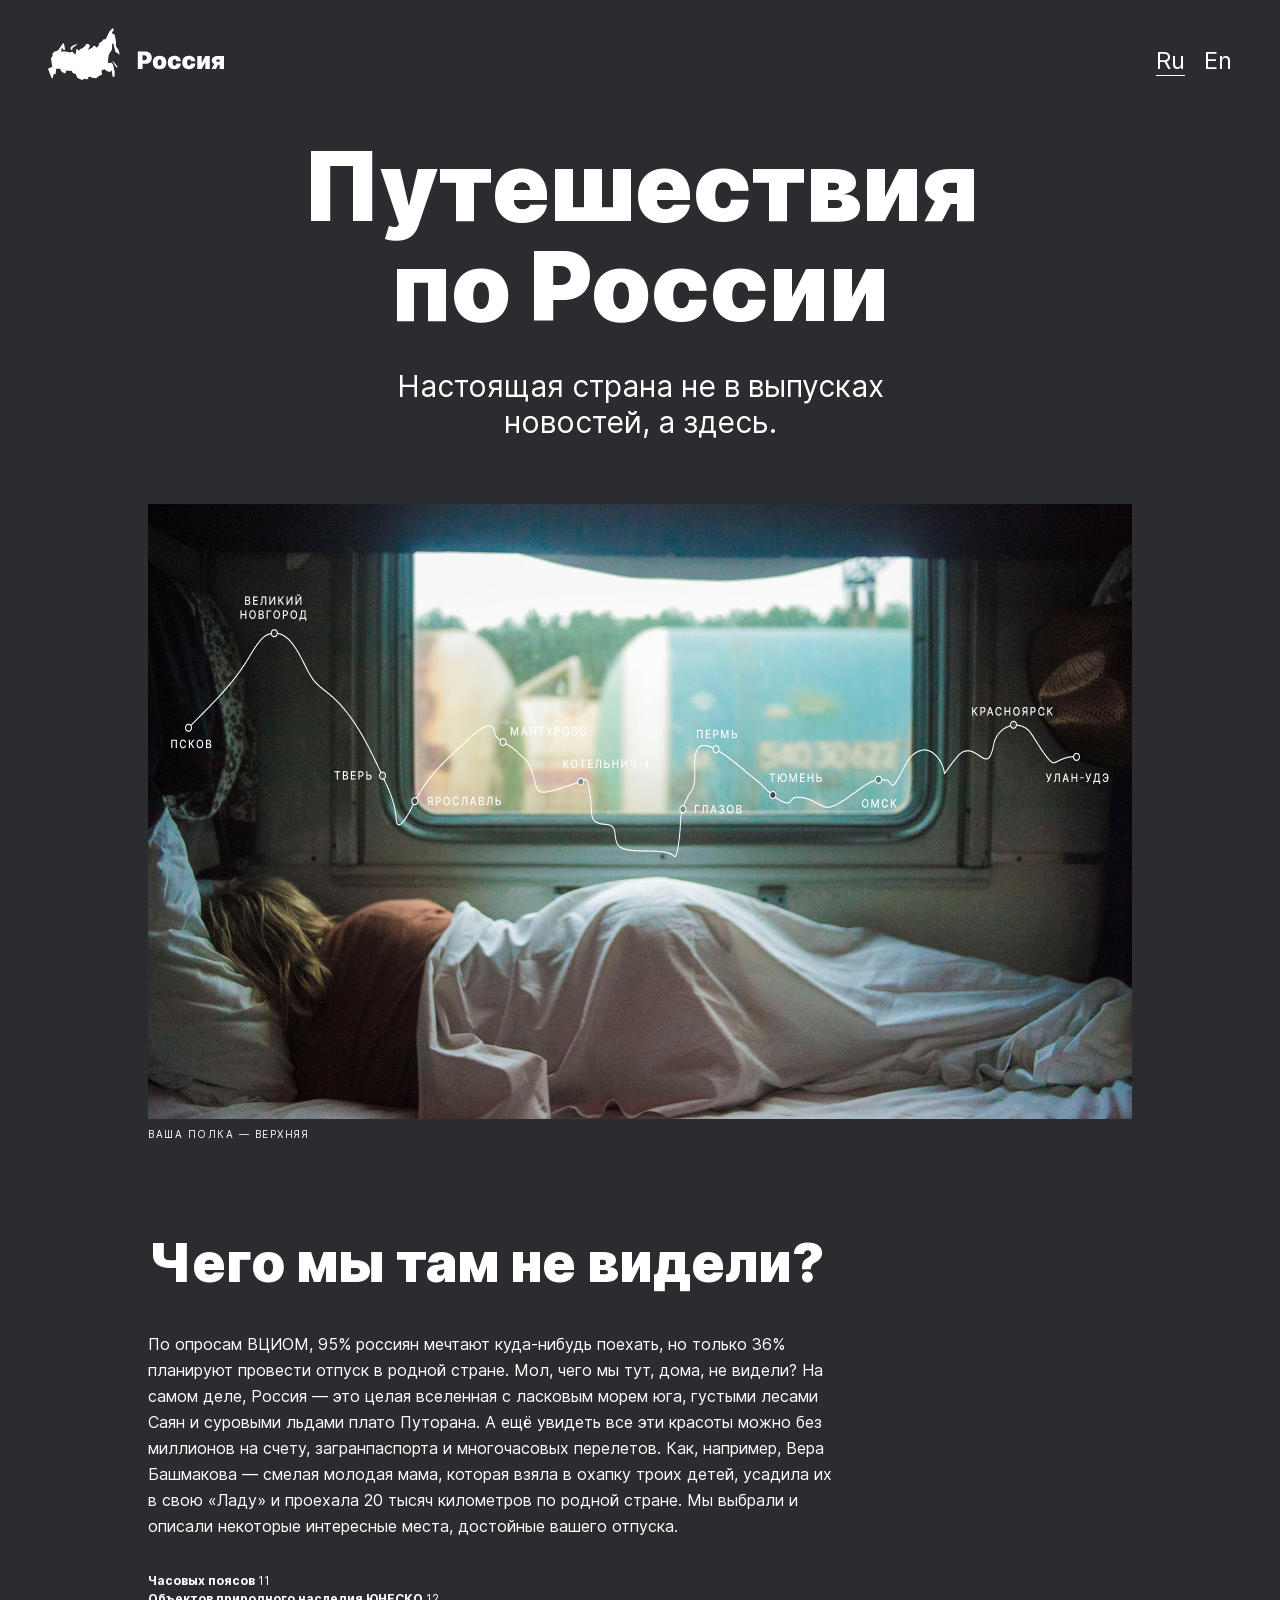
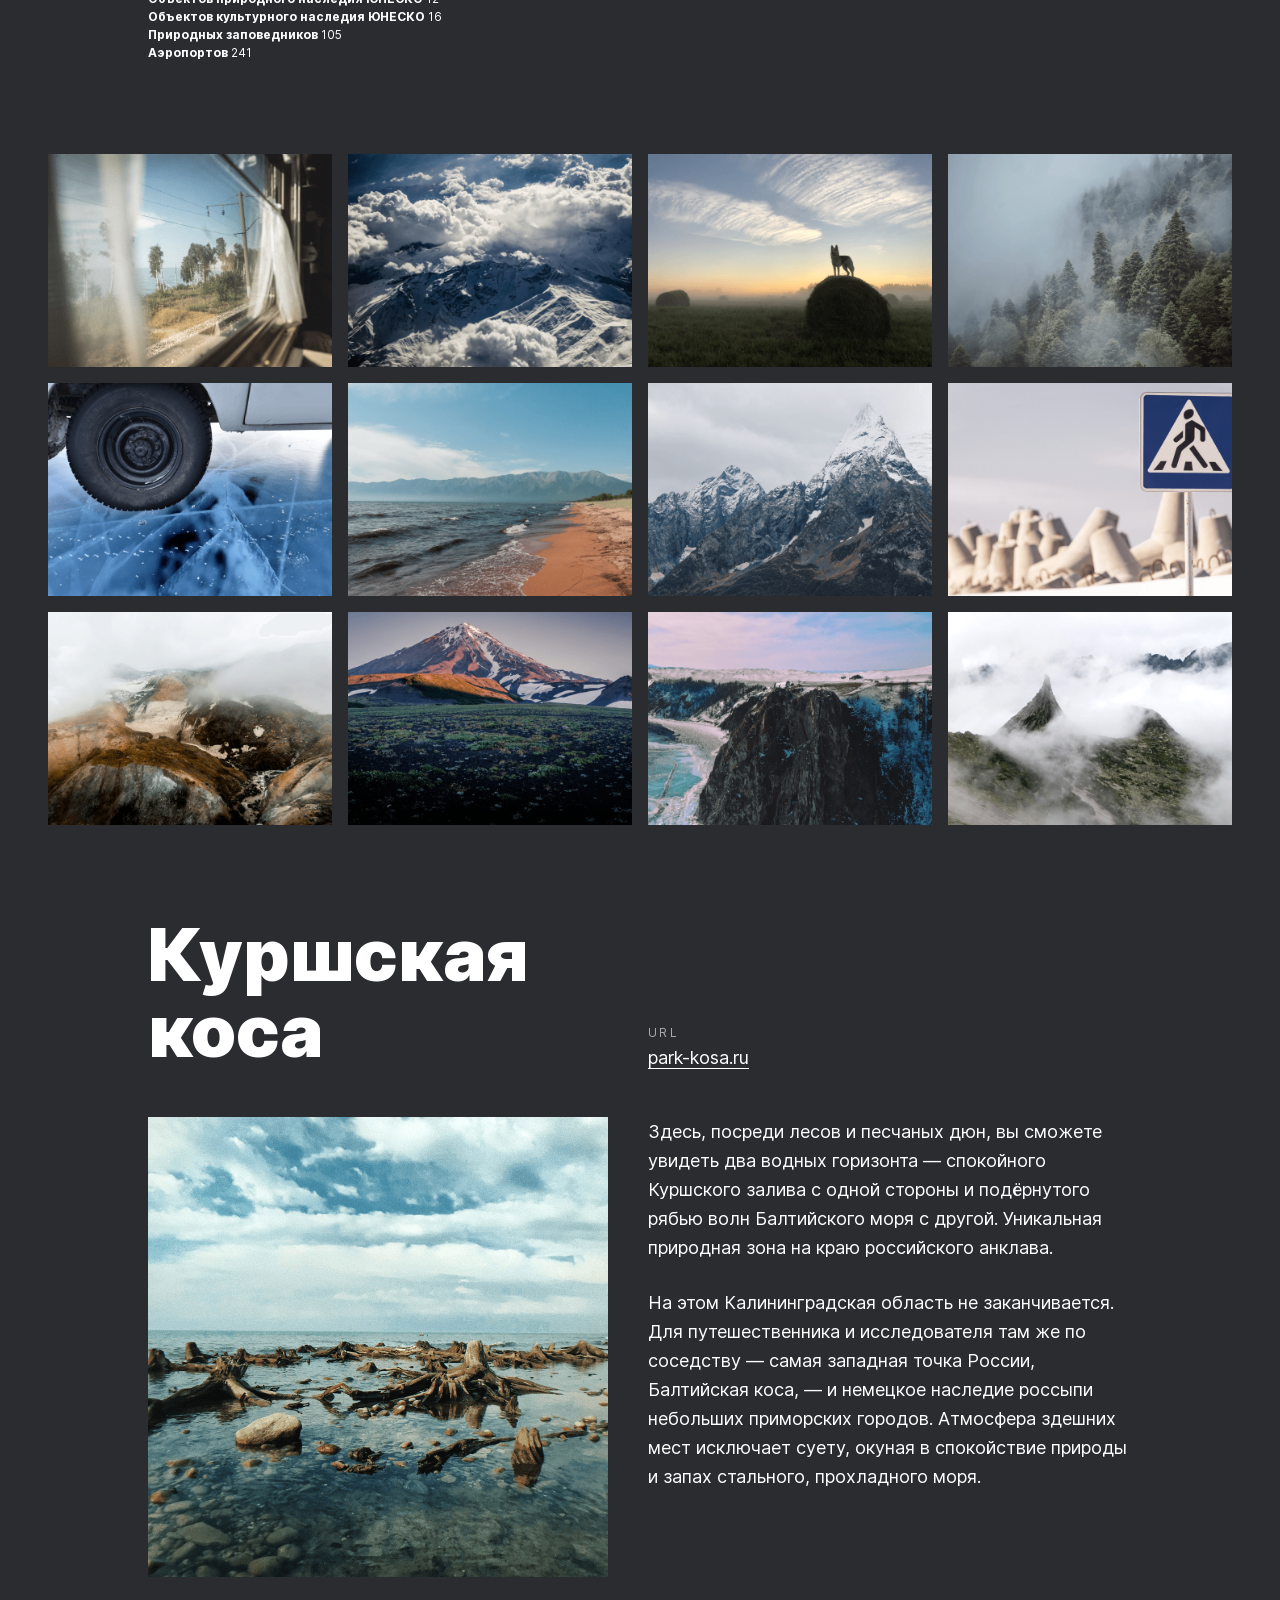
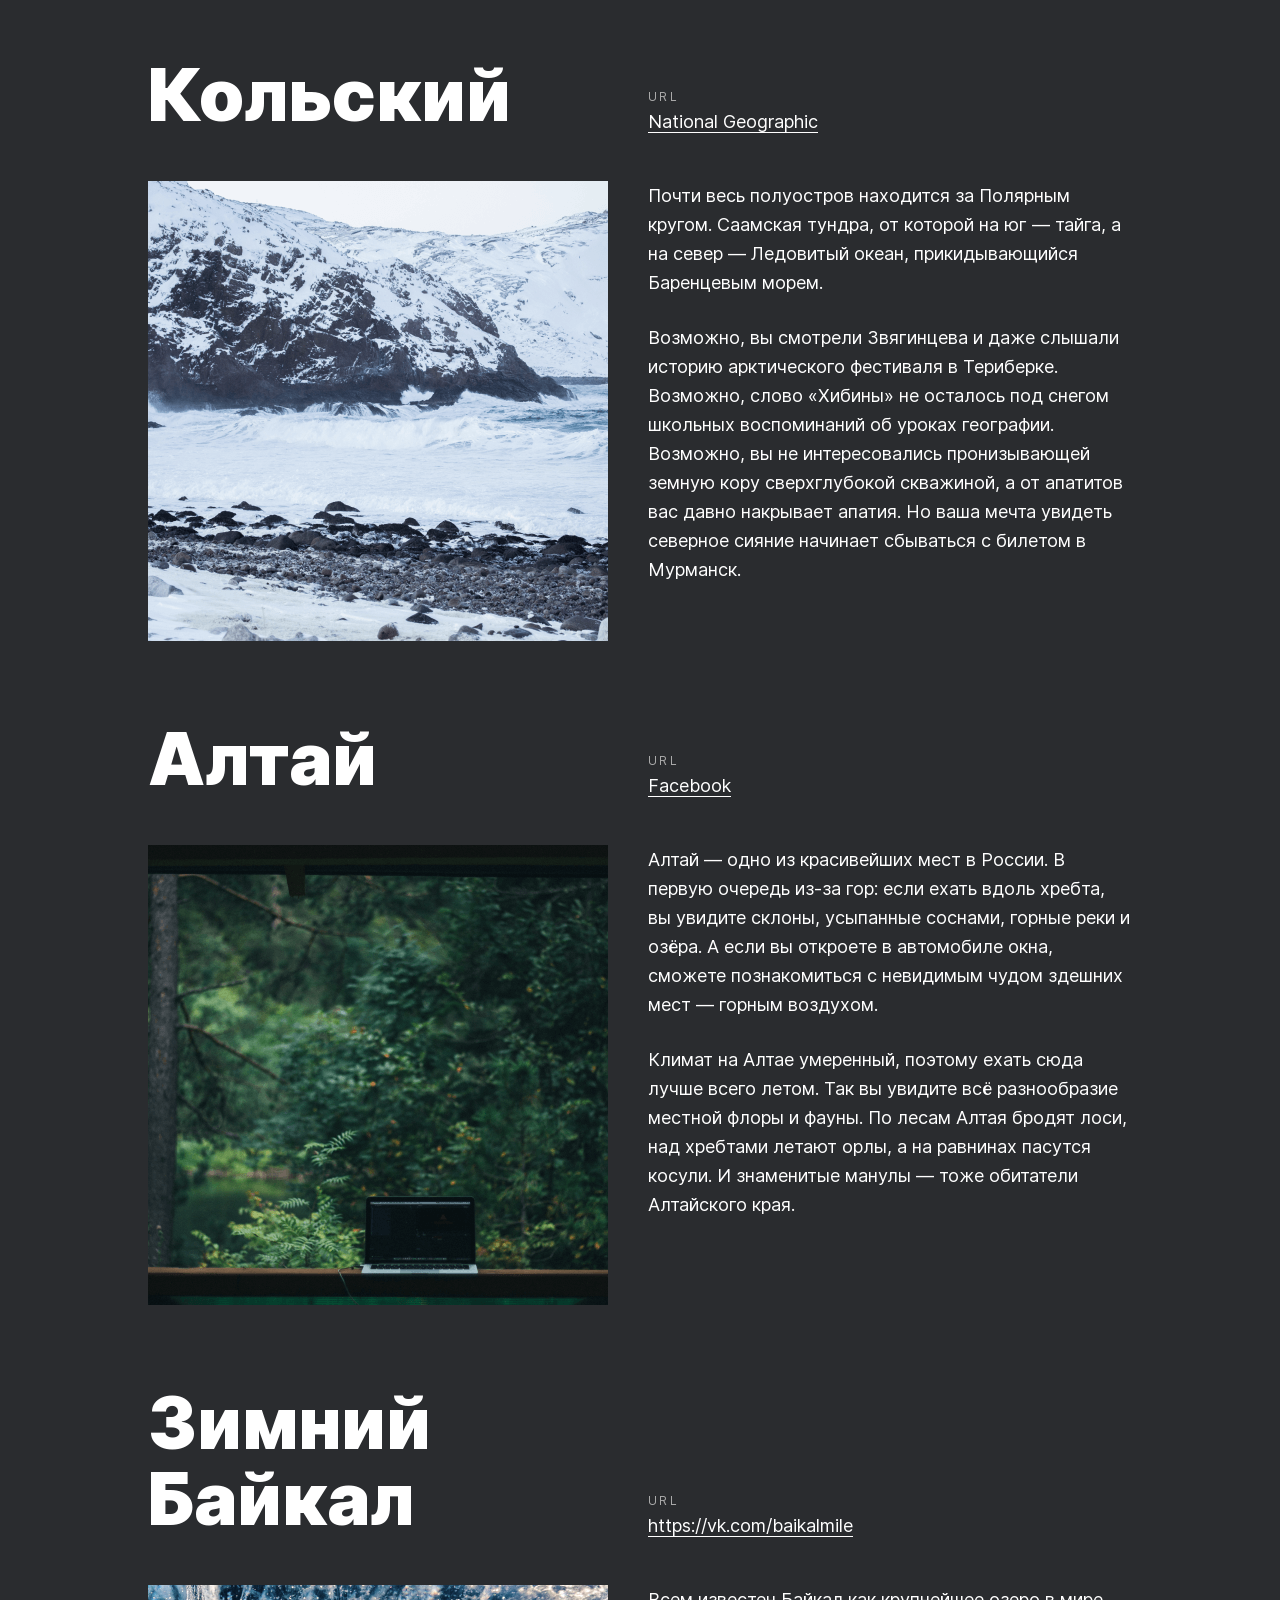
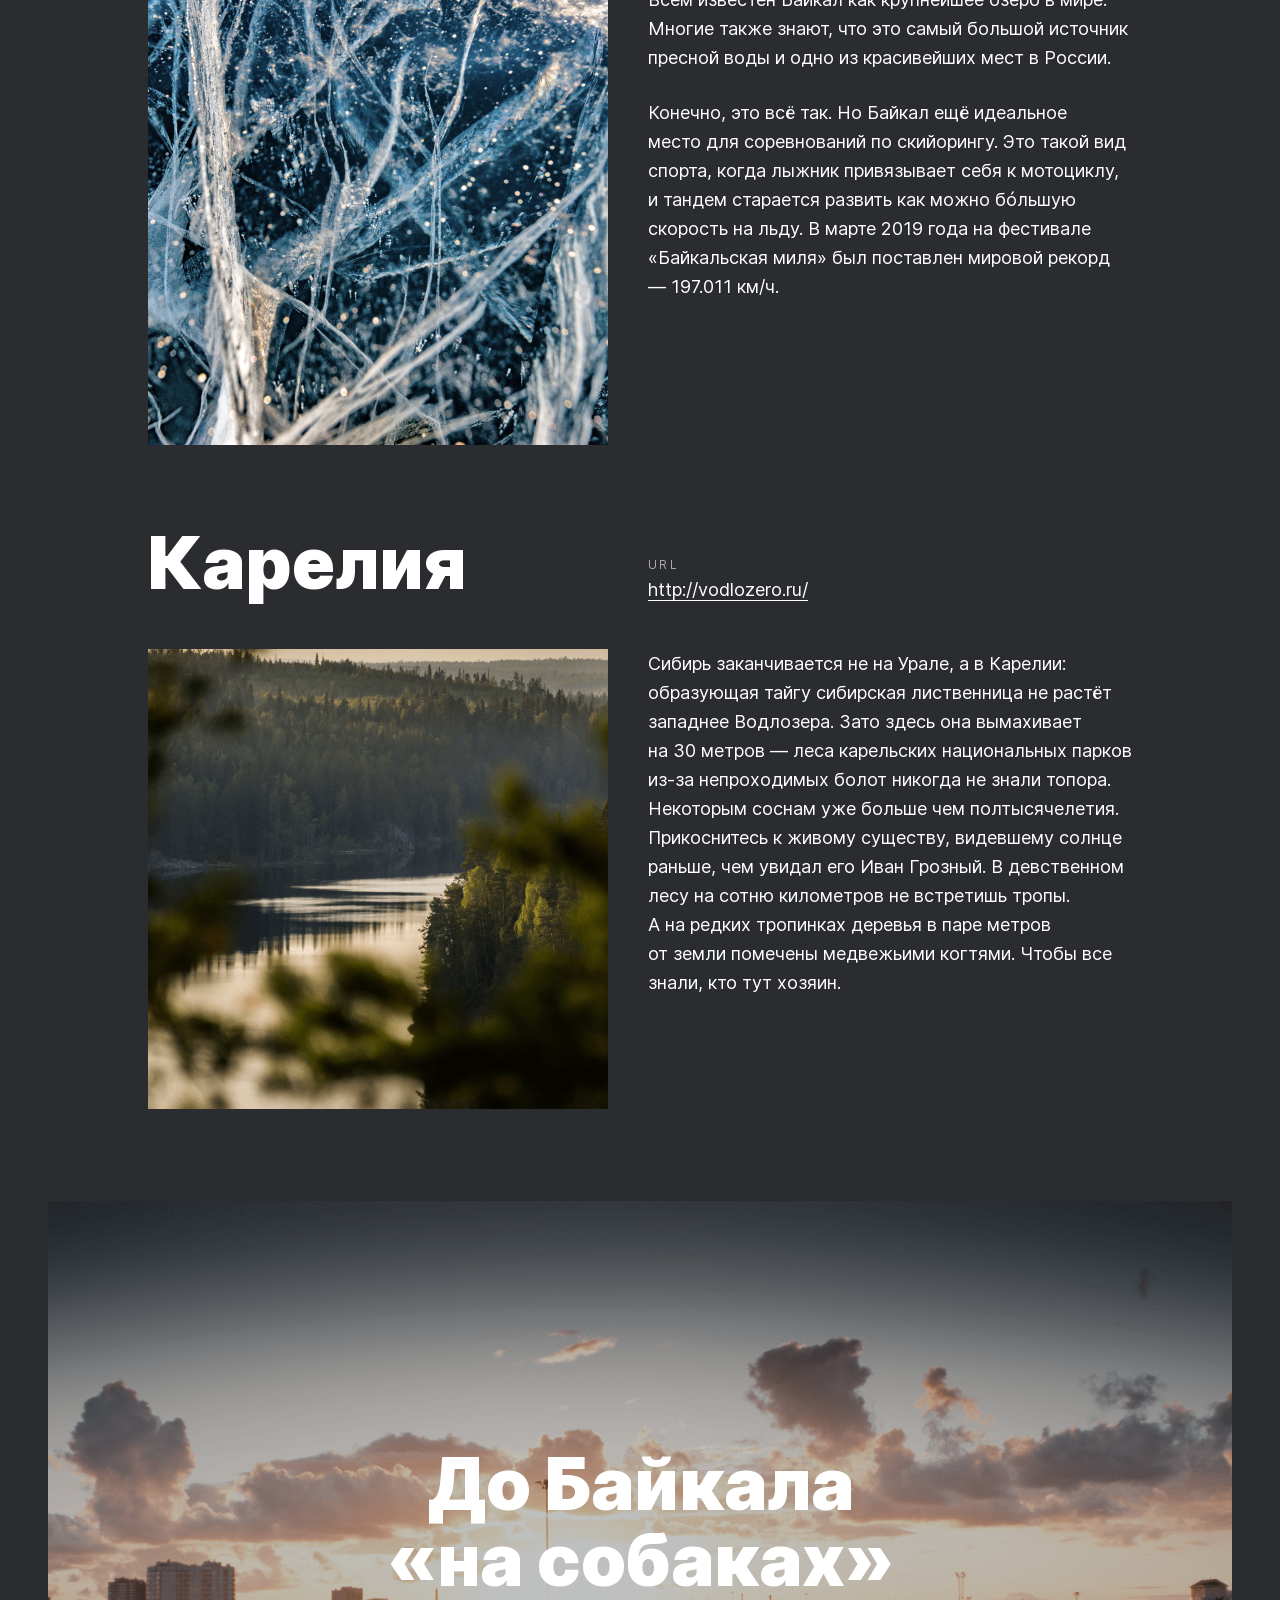
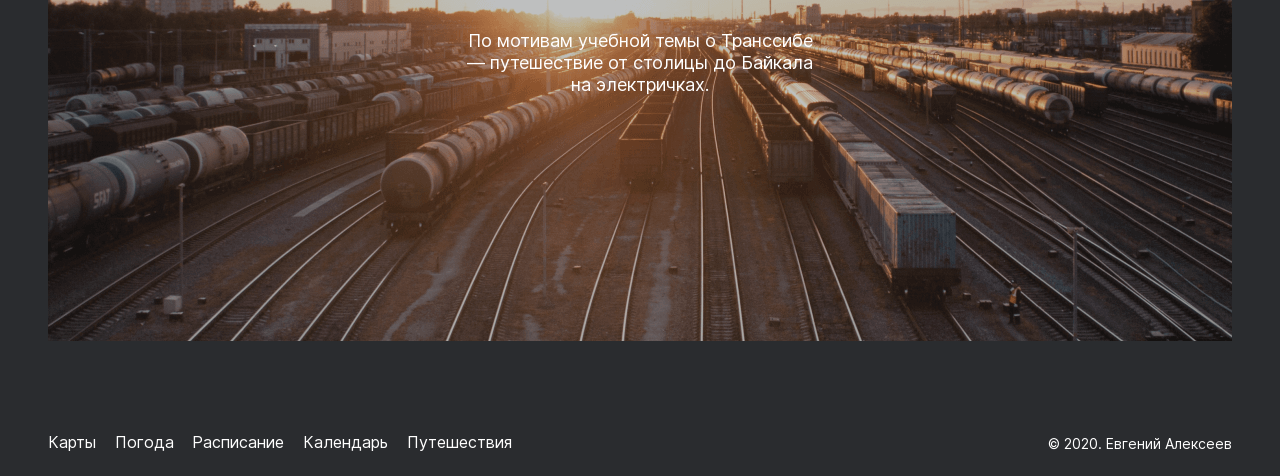
<file: index.html>
<!DOCTYPE html>
<html lang="ru">
	<head>
    	<meta charset="UTF-8">
		<meta name="viewport" content="width=device-width, initial-scale=1.0">
		<meta name="author" content="Евгений Алексеев">
		<link rel="stylesheet" href="./pages/index.css" type="text/css">
		<link href="./images/favicon.jpg" rel="shortcut icon" type="image/x-icon">
		<meta name="author" content="Евгений Алексеев">
 		<title>Путешествия по России</title>
	</head>
	<body class="page">
	<header class="header">
		<img class="header__logo" src="./images/header__logo.svg" alt="Россия-лого">
		<ul class="header__lang-list">
			<li class="header__lang-item"><a href="#" class="header__lang-link header__lang-link_status_active" target="_blank" title="Переключить на Русский язык">Ru</a></li>
			<li class="header__lang-item"><a href="#" class="header__lang-link" target="_blank" title="Switch to English version">En</a></li>
		</ul>
	</header>
	<main class="content">
		<section class="lead">
			<h1 class="lead__title">Путешествия по России</h1>
			<p class="lead__subtitle">Настоящая страна не в выпусках новостей, а здесь.</p>
			<figure class="lead__figure">
				<img class="lead__image" src="./images/lead__image.jpg" alt="девушка на нижней полке плацкарта">
				<figcaption class="lead__caption">ваша полка — верхняя</figcaption>
			</figure>
		</section>
		<section class="intro">
			<h2 class="intro__title">Чего мы там не&nbsp;видели?</h2>
			<!-- можно было бы решить и без неразрывного пробела, поигравшись с шириной и падингами. но не виду в этом смысла -->
			<p class="intro__text">По опросам ВЦИОМ, 95% россиян мечтают куда-нибудь поехать, но только 36% планируют провести отпуск в родной стране. Мол, чего мы тут, дома, не видели? На самом деле, Россия — это целая вселенная с ласковым морем юга, густыми лесами Саян и суровыми льдами плато Путорана. А ещё увидеть все эти красоты можно без миллионов на счету, загранпаспорта и многочасовых перелетов. Как, например, Вера Башмакова — смелая молодая мама, которая взяла в охапку троих детей, усадила их в свою «Ладу» и проехала 20 тысяч километров по родной стране. Мы выбрали и описали некоторые интересные места, достойные вашего отпуска.</p>
			<!-- я конеяну могу подправить параграф с помощью &nbsp;, но как по мне это не нужно.  -->
			<ul class="intro__list">
				<li class="intro__list-item"><span class="intro__span-accent">Часовых поясов</span> 11</li>
				<li class="intro__list-item"><span class="intro__span-accent">Объектов природного наследия ЮНЕСКО</span> 12</li>
				<li class="intro__list-item"><span class="intro__span-accent">Объектов культурного наследия ЮНЕСКО</span> 16</li>
				<li class="intro__list-item"><span class="intro__span-accent">Природных заповедников</span> 105</li>
				<li class="intro__list-item"><span class="intro__span-accent">Аэропортов</span> 241</li>
			</ul>
		</section>
		<section class="photo-grid" aria-label="Пейзажи России">
			<img src="./images/train.jpg" alt="вид на море из окна поезда" class="photo-grid__item">
			<img src="./images/atharva-tulsi.jpg" alt="красивый вид на облака в горах" class="photo-grid__item">
			<img src="./images/tuman.jpg" alt="поле, сено закат туман" class="photo-grid__item">
			<img src="./images/sochi.jpg" alt="туман и лес. вид сверху" class="photo-grid__item">
			<img src="./images/arisa.jpg" alt="машина на трескающемся льду" class="photo-grid__item">
			<img src="./images/baikal.jpg" alt="берег байкала" class="photo-grid__item">
			<img src="./images/elbrus.jpg" alt="гора Эльбрус" class="photo-grid__item">
			<img src="./images/kondratiev.jpg" alt="знак пешеходного перехода" class="photo-grid__item">
			<img src="./images/kamchatka-1.jpg" alt="горы камчатки и туман" class="photo-grid__item">
			<img src="./images/kamchatka-2.jpg" alt="вулкан крестовский на камчатке" class="photo-grid__item">
			<img src="./images/baikal-2.jpg" alt="скала и Байкал зимой" class="photo-grid__item">
			<img src="./images/ergaki.jpg" alt="горный хребет в" class="photo-grid__item">
		</section>
		<section class="places" aria-label="Красивые места, национальные парки и заповедники">
			<article class="place">
				<h2 class="place__title">Куршская коса</h2>
				<div class="place__website">
					<h3 class="place__url-heading">url</h3>
					<a href="http://park-kosa.ru" class="place__link" target="_blank">park-kosa.ru</a>
				</div>
				<img src="./images/kurshskaja-kosa.jpg" alt="торчащие из воды камни и красивое небо" class="place__image">
				<div class="place__main-text">
					<p class="place__paragraph">Здесь, посреди лесов и песчаных дюн, вы сможете увидеть два водных горизонта — спокойного Куршского залива с одной стороны и подёрнутого рябью волн Балтийского моря с другой. Уникальная природная зона на краю российского анклава.</p>
					<p class="place__paragraph">На этом Калининградская область не заканчивается. Для&nbsp;путешественника и исследователя там же по соседству — самая западная точка России, Балтийская коса, — и немецкое наследие россыпи небольших приморских городов. Атмосфера здешних мест исключает суету, окуная в спокойствие природы и запах стального, прохладного моря.</p>
				</div>
			</article>
			<article class="place">
				<h2 class="place__title">Кольский</h2>
				<div class="place__website">
					<h3 class="place__url-heading">url</h3>
					<a href="https://yourshot.nationalgeographic.com/photos/?keywords=kolskiy" class="place__link" target="_blank">National Geographic</a>
				</div>
				<img src="./images/kolski.jpg" alt="заснеженные горы" class="place__image">
				<div class="place__main-text">
					<p class="place__paragraph">Почти весь полуостров находится за Полярным кругом. Саамская тундра, от которой на юг —
					тайга, а на север — Ледовитый океан, прикидывающийся Баренцевым морем.</p>
					<p class="place__paragraph">Возможно, вы смотрели Звягинцева и даже слышали историю арктического фестиваля в Териберке. Возможно, слово «Хибины» не осталось под снегом школьных воспоминаний об уроках географии. Возможно, вы не интересовались пронизывающей земную кору сверхглубокой скважиной, а от апатитов вас давно накрывает апатия. Но ваша мечта увидеть северное сияние начинает сбываться с билетом
					в Мурманск.</p>
				</div>
			</article>
			<article class="place">
				<h2 class="place__title">Алтай</h2>
				<div class="place__website">
					<h3 class="place__url-heading">url</h3>
					<a href="https://www.facebook.com/vera.bashmakova/posts/10156011613718822" class="place__link" target="_blank">Facebook</a>
				</div>
				<img src="./images/altai.jpg" alt="ноутбук на веранде на фоне леса" class="place__image">
				<div class="place__main-text">
					<p class="place__paragraph">Алтай — одно из красивейших мест в России.
					В первую очередь из-за гор: если ехать вдоль хребта, вы увидите склоны, усыпанные соснами, горные реки и озёра. А если вы откроете в автомобиле окна, сможете познакомиться с невидимым чудом здешних мест — горным воздухом.</p>
					<p class="place__paragraph">Климат на Алтае умеренный, поэтому ехать сюда лучше всего летом. Так вы увидите всё разнообразие местной флоры и фауны. По лесам Алтая бродят лоси, над хребтами летают орлы, а на равнинах пасутся косули. И знаменитые манулы — тоже обитатели Алтайского края.</p>
				</div>
			</article>
			<article class="place">
				<h2 class="place__title">Зимний Байкал</h2>
				<div class="place__website">
					<h3 class="place__url-heading">url</h3>
					<a href="https://vk.com/baikalmile" class="place__link" target="_blank">https://vk.com/baikalmile</a>
				</div>
				<img src="./images/winter-baikal.jpg" alt="узоры на поверхности льда Байкала" class="place__image">
				<div class="place__main-text">
					<p class="place__paragraph">Всем известен Байкал как крупнейшее озеро
					в мире. Многие также знают, что это самый большой источник пресной воды и одно из красивейших мест в России.</p>
					<p class="place__paragraph">Конечно, это всё так. Но Байкал ещё идеальное место&nbsp;для соревнований по скийорингу. Это такой вид спорта, когда лыжник привязывает себя
					к мотоциклу, и тандем старается развить как можно бóльшую скорость на льду. В марте 2019 года на фестивале «Байкальская миля» был поставлен мировой рекорд — 197.011 км/ч.</p>
				</div>
			</article>
			<article class="place">
				<h2 class="place__title">Карелия</h2>
				<div class="place__website">
					<h3 class="place__url-heading">url</h3>
					<a href="http://vodlozero.ru/" class="place__link" target="_blank">http://vodlozero.ru/</a>
				</div>
				<img src="./images/karelia.jpg" alt="зеленые деревья на берегу реки" class="place__image">
				<div class="place__main-text">
					<p class="place__paragraph">Сибирь заканчивается не&nbsp;на&nbsp;Урале, а&nbsp;в&nbsp;Карелии: образующая тайгу сибирская лиственница не&nbsp;растёт западнее Водлозера. Зато здесь она вымахивает на&nbsp;30&nbsp;метров&nbsp;&mdash; леса карельских национальных парков из-за непроходимых болот никогда не&nbsp;знали топора. Некоторым соснам уже больше чем полтысячелетия. Прикоснитесь к&nbsp;живому существу, видевшему солнце раньше, чем увидал его Иван Грозный. В&nbsp;девственном лесу на&nbsp;сотню километров не&nbsp;встретишь тропы. А&nbsp;на&nbsp;редких тропинках деревья в&nbsp;паре метров от&nbsp;земли помечены медвежьими когтями. Чтобы все знали, кто тут хозяин.</p>
				</div>
			</article>
			<!-- испозвал в параграфах &nbsp; токо для того чтобы быть максимально близко к макету, я пониаю что если заменят текст то всё они пропадут, я конечно проверил как они (&nbsз) повлияли на другме разрешения, не критично, лишных смещений нет -->
		</section>
		<section class="cover">
			<a target="_blank" href="https://stampsy.com/na-elektrichkakh-do-baikala" title="До Байкала на собаках" class="cover__overlay">
				<h2 class="cover__title">До Байкала «на&nbsp;собаках»</h2>
				<p class="cover__subtitle">По мотивам учебной темы о&nbsp;Транссибе — путешествие от столицы до Байкала на электричках.</p>
			</a>
		</section>
	</main>
	<footer class="footer">
		<nav>
			<ul class="footer__list">
				<li class="footer__list-item"><a href="https://yandex.ru/maps" class="footer__link" target="_blank">Карты</a></li>
				<li class="footer__list-item"><a href="https://yandex.ru/pogoda" class="footer__link" target="_blank">Погода</a></li>
				<li class="footer__list-item"><a href="https://rasp.yandex.ru" class="footer__link" target="_blank">Расписание</a></li>
				<li class="footer__list-item"><a href="https://calendar.yandex.ru" class="footer__link" target="_blank">Календарь</a></li>
				<li class="footer__list-item"><a href="https://travel.yandex.ru" class="footer__link" target="_blank">Путешествия</a></li>
			</ul>
		</nav>
		<p class="footer__copyright">&copy; 2020. Евгений Алексеев</p>
	</footer>
</body>
</html>
</file>
<file: pages/index.css>
/* root */
@import url("../vendor/normalize.css");
@import url("../vendor/fonts.css");
@import url("../blocks/page/page.css");
/* header */
@import url("../blocks/header/header.css");
@import url("../blocks/header/__logo/header__logo.css");
@import url("../blocks/header/__lang-list/header__lang-list.css");
@import url("../blocks/header/__lang-item/header__lang-item.css");
@import url("../blocks/header/__lang-link/header__lang-link.css");
@import url("../blocks/header/__lang-link/_status/header__lang-link_status_active.css");
/* lead */
@import url("../blocks/lead/lead.css");
@import url("../blocks/lead/__title/lead__title.css");
@import url("../blocks/lead/__subtitle/lead__subtitle.css");
@import url("../blocks/lead/__figure/lead__figure.css");
@import url("../blocks/lead/__image/lead__image.css");
@import url("../blocks/lead/__caption/lead__caption.css");
/* intro */
@import url("../blocks/intro/intro.css");
@import url("../blocks/intro/__title/intro__title.css");
@import url("../blocks/intro/__text/intro__text.css");
@import url("../blocks/intro/__span-accent/intro__span-accent.css");
@import url("../blocks/intro/__list/intro__list.css");
/* photo-grid */
@import url("../blocks/photo-grid/photo-grid.css");
@import url("../blocks/photo-grid/__item/photo-grid__item.css");
/* places */
@import url("../blocks/places/places.css");
@import url("../blocks/place/place.css");
@import url("../blocks/place/__title/place__title.css");
@import url("../blocks/place/__website/place__website.css");
@import url("../blocks/place/__url-heading/place__url-heading.css");
@import url("../blocks/place/__link/place__link.css");
@import url("../blocks/place/__image/place__image.css");
@import url("../blocks/place/__main-text/place__main-text.css");
@import url("../blocks/place/__paragraph/place__paragraph.css");
/* cover */
@import url("../blocks/cover/cover.css");
@import url("../blocks/cover/__overlay/cover__overlay.css");
@import url("../blocks/cover/__title/cover__title.css");
@import url("../blocks/cover/__subtitle/cover__subtitle.css");
/* footer */
@import url("../blocks/footer/footer.css");
@import url("../blocks/footer/__list/footer__list.css");
@import url("../blocks/footer/__list-item/footer__list-item.css");
@import url("../blocks/footer/__link/footer__link.css");
@import url("../blocks/footer/__copyright/footer__copyright.css");
</file>
